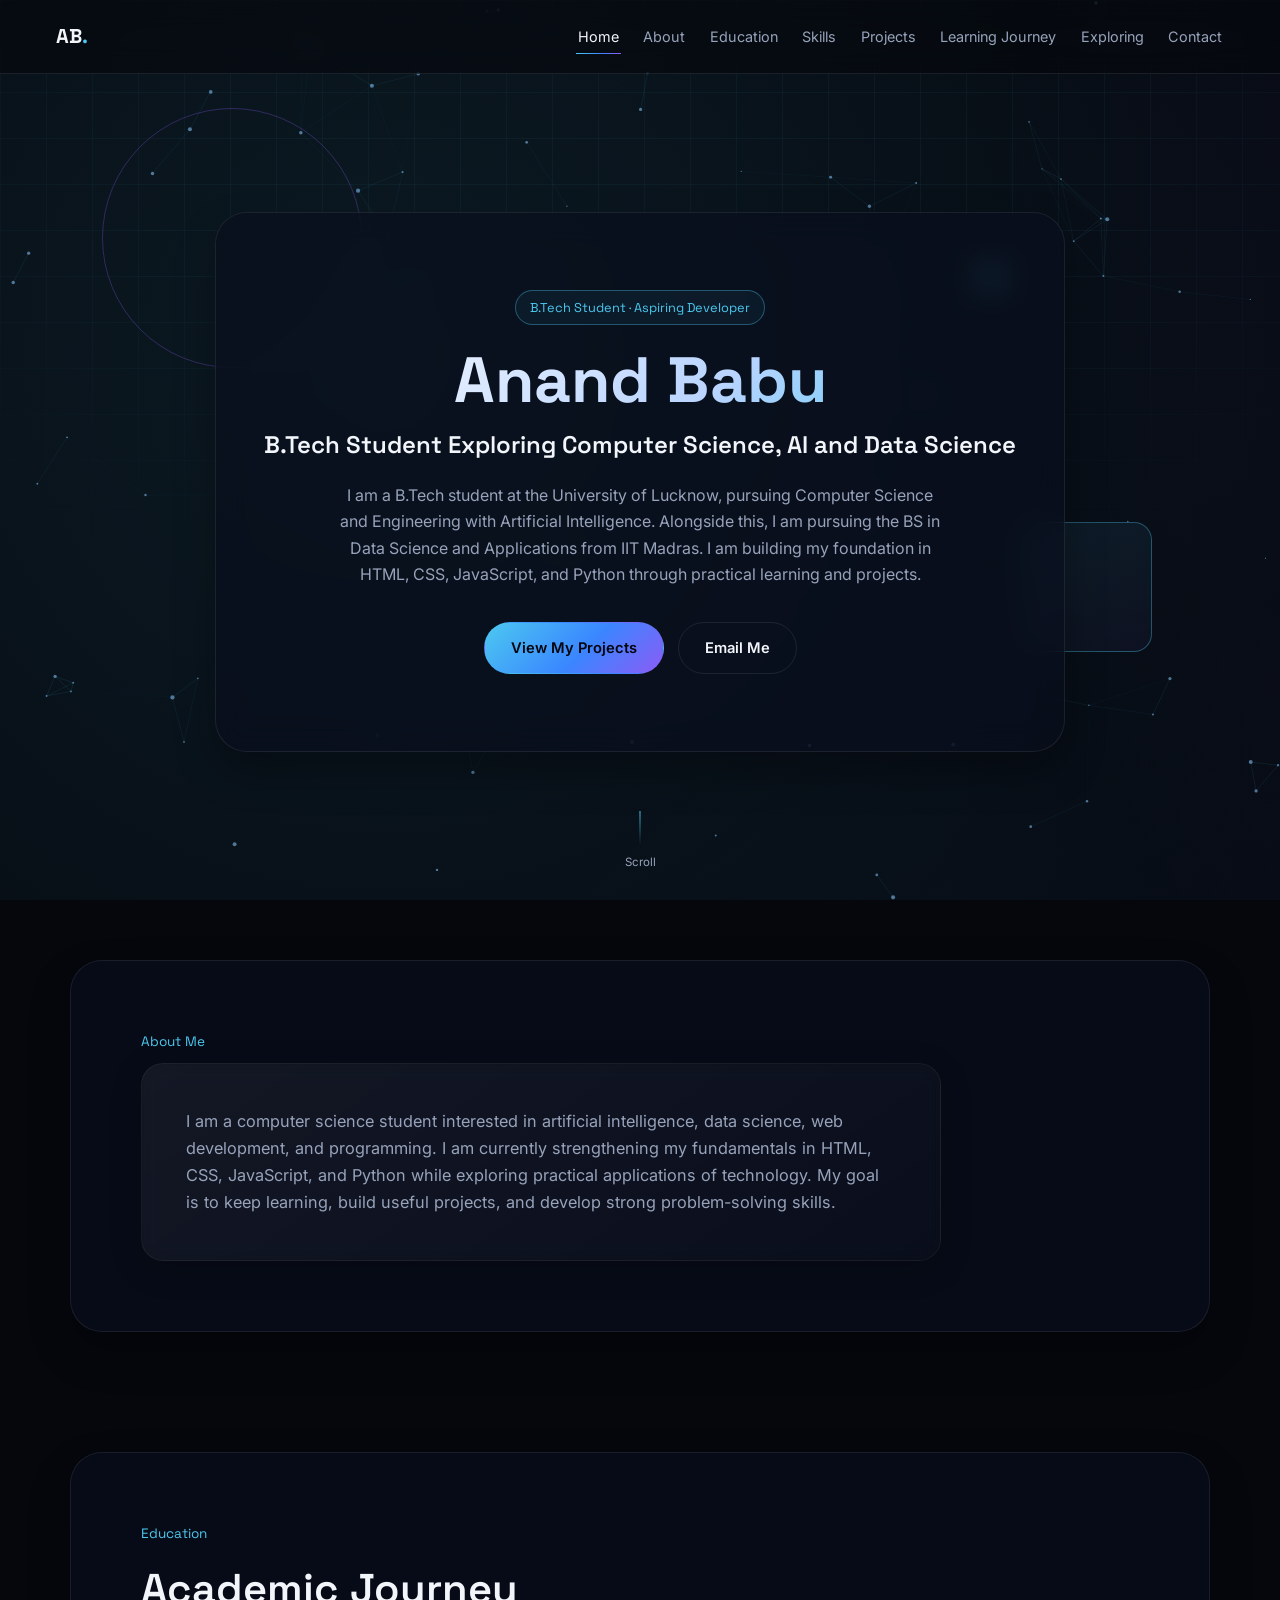
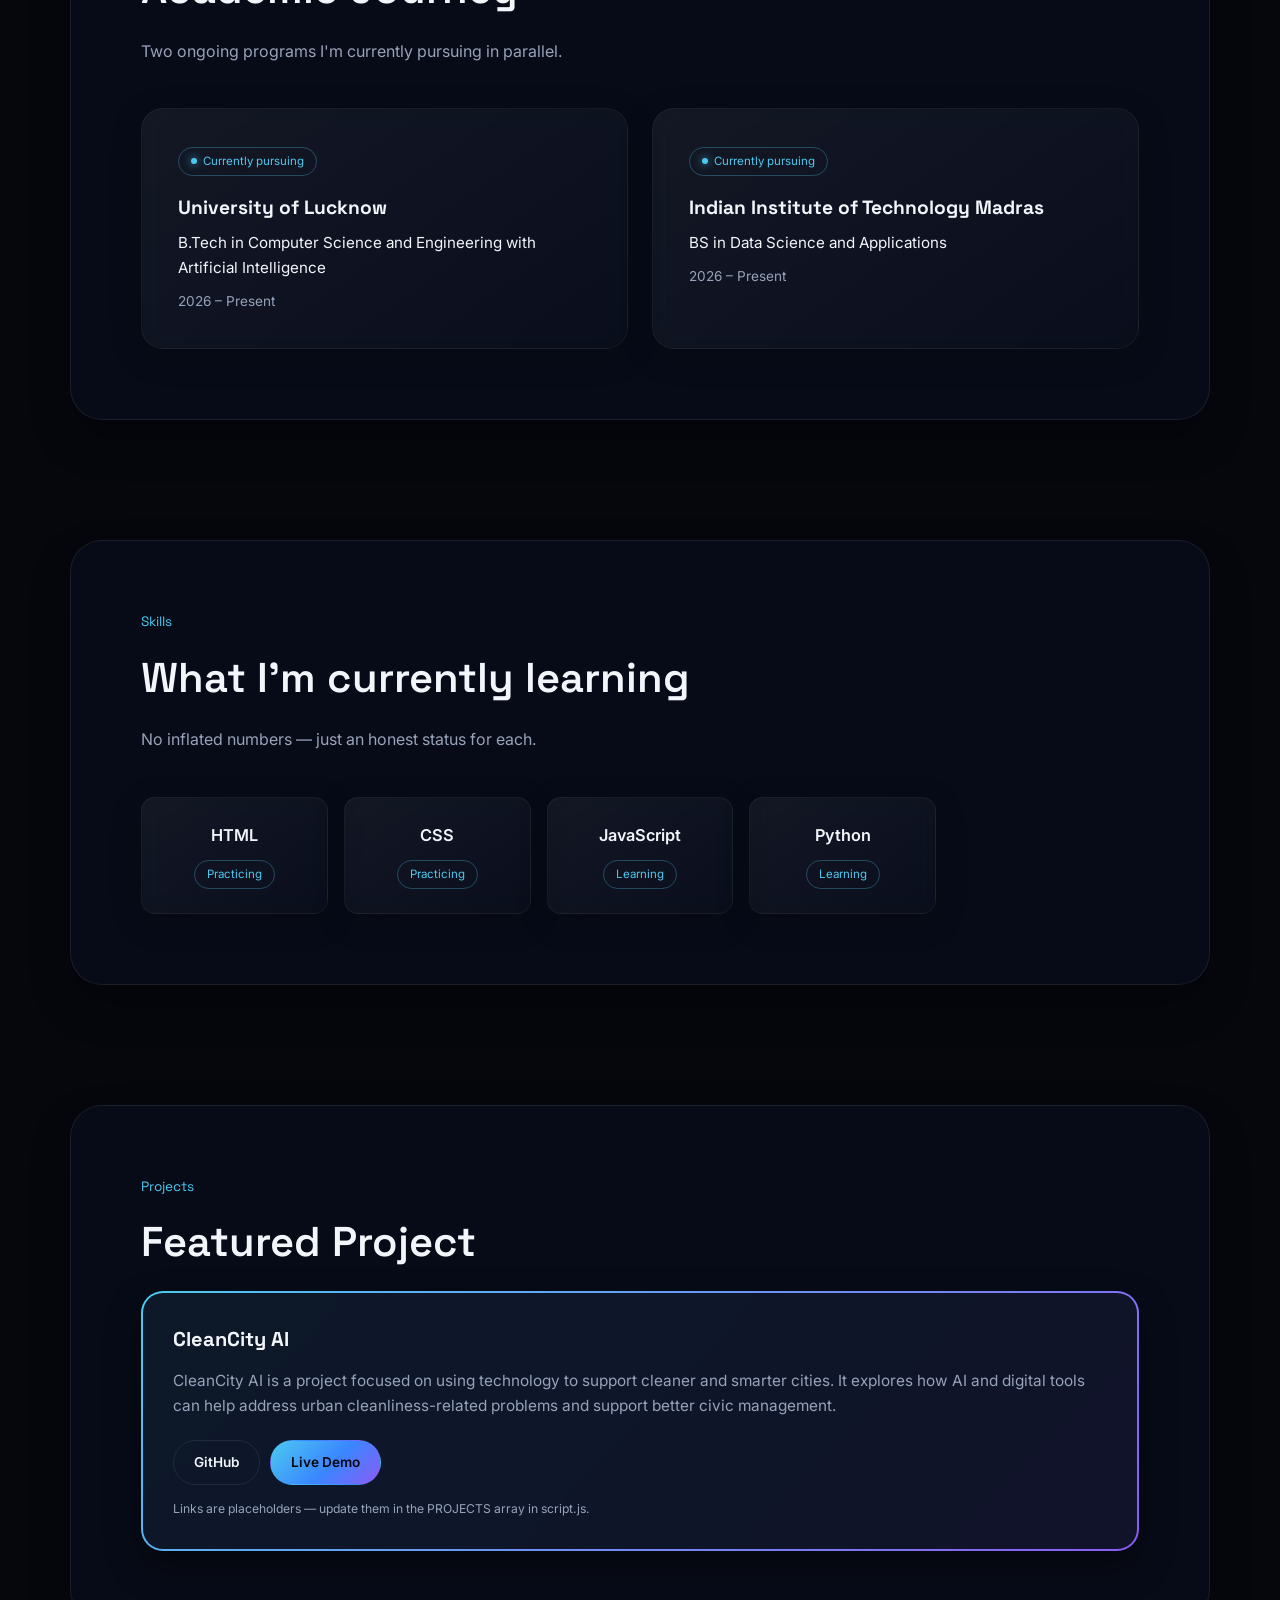
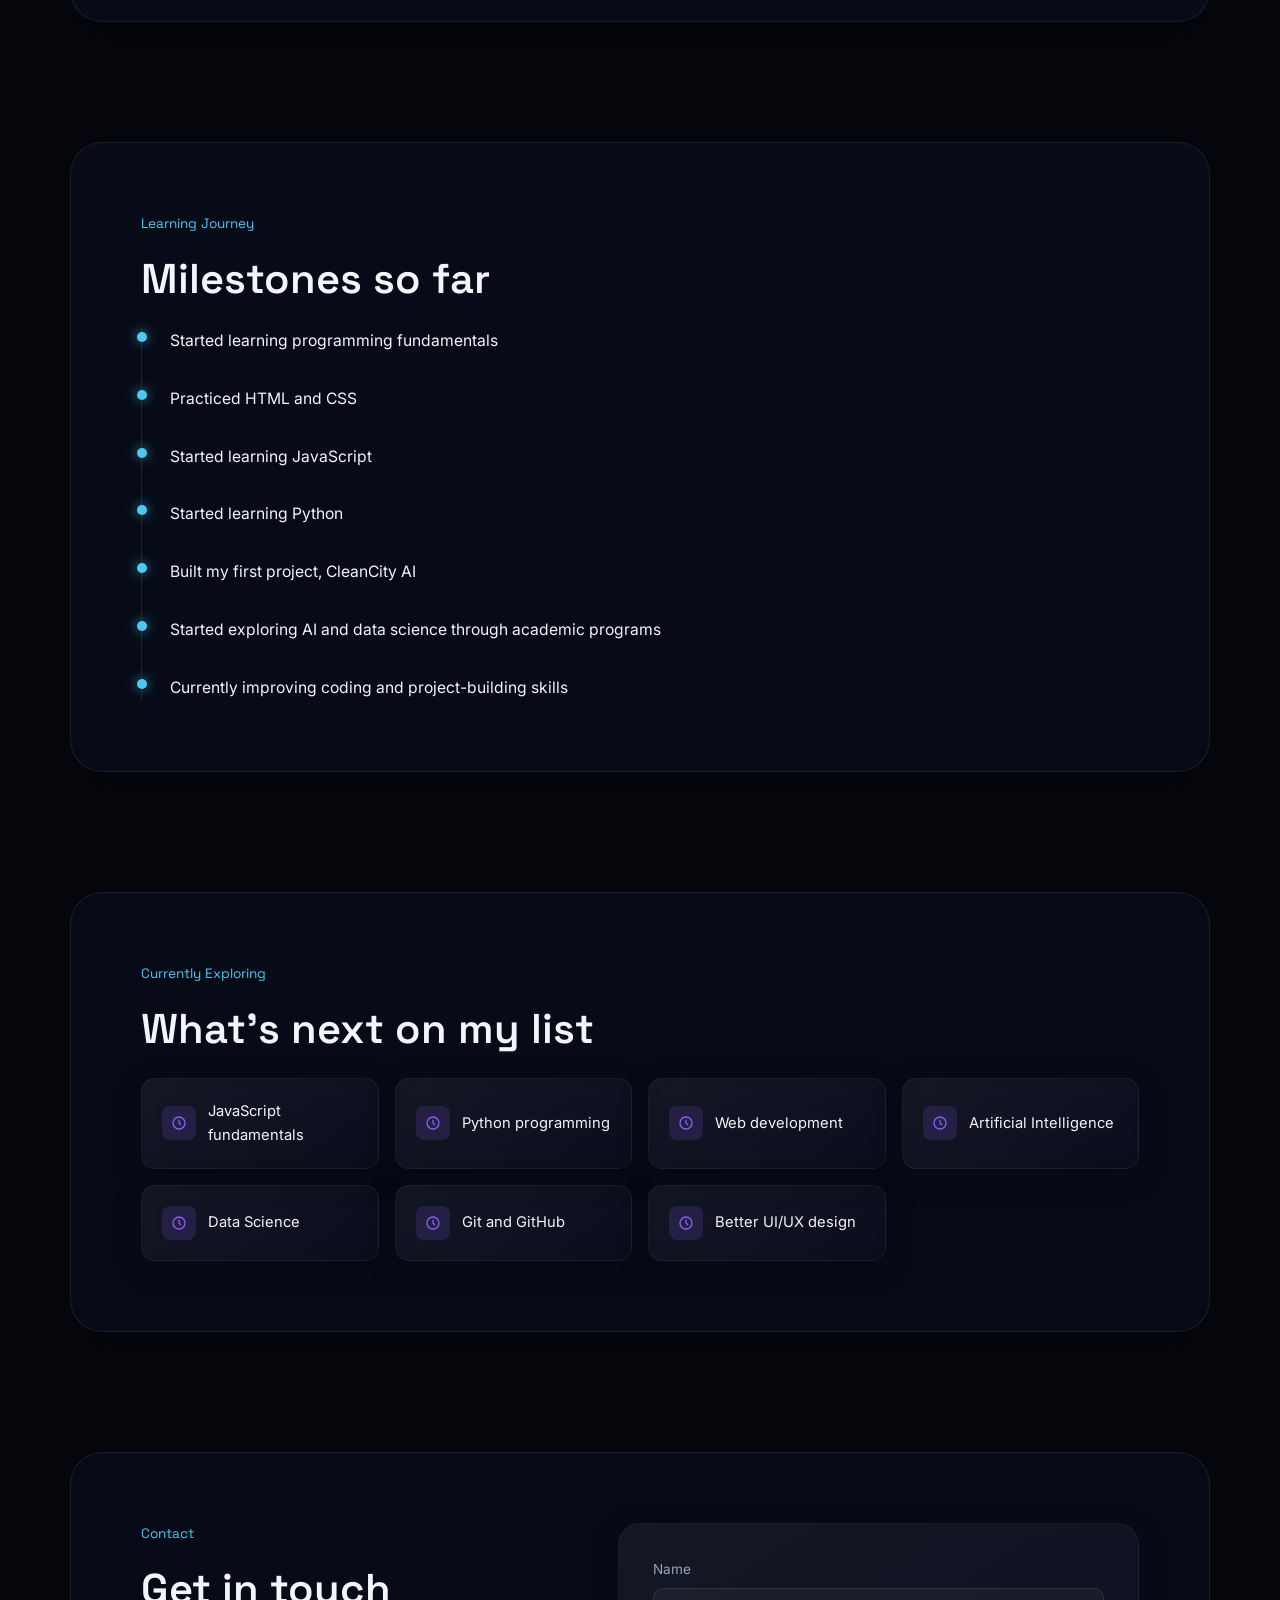
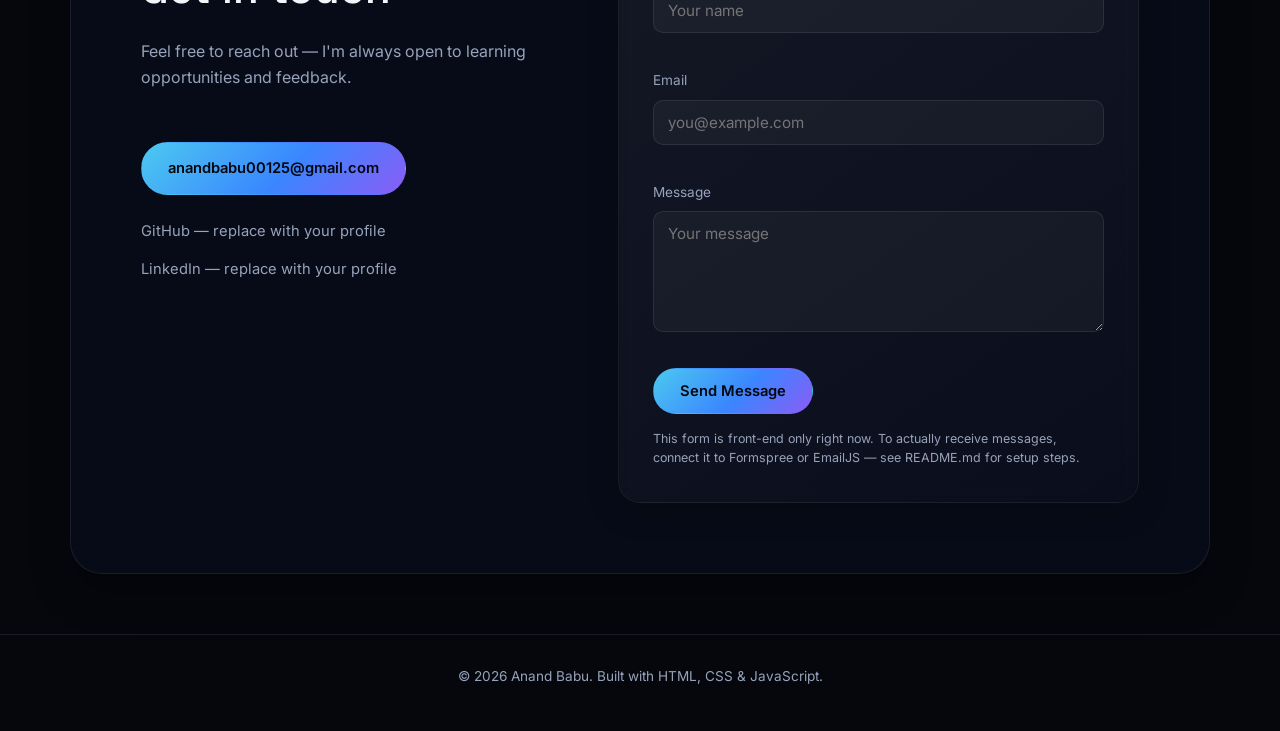
<file: index.html>
<!DOCTYPE html>
<html lang="en">
<head>
  <meta charset="UTF-8" />
  <meta name="viewport" content="width=device-width, initial-scale=1.0" />
  <title>Anand Babu — Portfolio</title>
  <meta name="description" content="Anand Babu — B.Tech student exploring Computer Science, AI, and Data Science. HTML, CSS, JavaScript, Python." />

  <link rel="preconnect" href="https://fonts.googleapis.com" />
  <link rel="preconnect" href="https://fonts.gstatic.com" crossorigin />
  <link href="https://fonts.googleapis.com/css2?family=Space+Grotesk:wght@500;600;700&family=Inter:wght@400;500;600;700&display=swap" rel="stylesheet" />

  <link rel="stylesheet" href="style.css" />
</head>
<body>

  <!-- ============ ANIMATED BACKGROUND (canvas particles + CSS grid) ============ -->
  <canvas id="bg-canvas" aria-hidden="true"></canvas>
  <div class="grid-overlay" aria-hidden="true"></div>

  <!-- ============ STICKY NAVIGATION ============ -->
  <header class="nav" id="nav">
    <a href="#home" class="nav__brand" data-nav>AB<span class="nav__brand-dot">.</span></a>

    <nav class="nav__links" id="nav-links">
      <a href="#home" class="nav__link" data-nav>Home</a>
      <a href="#about" class="nav__link" data-nav>About</a>
      <a href="#education" class="nav__link" data-nav>Education</a>
      <a href="#skills" class="nav__link" data-nav>Skills</a>
      <a href="#projects" class="nav__link" data-nav>Projects</a>
      <a href="#journey" class="nav__link" data-nav>Learning Journey</a>
      <a href="#exploring" class="nav__link" data-nav>Exploring</a>
      <a href="#contact" class="nav__link" data-nav>Contact</a>
    </nav>

    <button class="nav__toggle" id="nav-toggle" aria-label="Toggle navigation menu" aria-expanded="false">
      <span></span><span></span><span></span>
    </button>
  </header>

  <!-- ============ HOME / HERO ============ -->
  <section id="home" class="section hero">
    <div class="hero__shapes" aria-hidden="true">
      <div class="shape shape--ring"></div>
      <div class="shape shape--cube"></div>
      <div class="shape shape--dot"></div>
    </div>

    <div class="hero__content reveal">
      <p class="hero__tag">B.Tech Student · Aspiring Developer</p>
      <h1 class="hero__name">Anand Babu</h1>
      <h2 class="hero__heading">B.Tech Student Exploring Computer Science, AI and Data Science</h2>
      <p class="hero__desc">
        I am a B.Tech student at the University of Lucknow, pursuing Computer Science and
        Engineering with Artificial Intelligence. Alongside this, I am pursuing the BS in Data
        Science and Applications from IIT Madras. I am building my foundation in HTML, CSS,
        JavaScript, and Python through practical learning and projects.
      </p>

      <div class="hero__actions">
        <a href="#projects" class="btn btn--primary" data-nav>View My Projects</a>
        <a href="mailto:anandbabu00125@gmail.com" class="btn btn--outline">Email Me</a>
      </div>
    </div>

    <div class="hero__scroll-cue" aria-hidden="true">
      <span></span>
      <p>Scroll</p>
    </div>
  </section>

  <!-- ============ ABOUT ============ -->
  <section id="about" class="section about">
    <div class="section__inner">
      <p class="section-kicker">About Me</p>
      <div class="about__card glass-card reveal">
        <p class="about__text">
          I am a computer science student interested in artificial intelligence, data science,
          web development, and programming. I am currently strengthening my fundamentals in
          HTML, CSS, JavaScript, and Python while exploring practical applications of technology.
          My goal is to keep learning, build useful projects, and develop strong problem-solving
          skills.
        </p>
      </div>
    </div>
  </section>

  <!-- ============ EDUCATION ============ -->
  <section id="education" class="section education">
    <div class="section__inner">
      <p class="section-kicker">Education</p>
      <h2 class="section-title">Academic Journey</h2>
      <p class="section-lead">Two ongoing programs I'm currently pursuing in parallel.</p>

      <div class="education__grid" id="education-grid">
        <!-- Populated by script.js from the EDUCATION array -->
      </div>
    </div>
  </section>

  <!-- ============ SKILLS ============ -->
  <section id="skills" class="section skills">
    <div class="section__inner">
      <p class="section-kicker">Skills</p>
      <h2 class="section-title">What I'm currently learning</h2>
      <p class="section-lead">No inflated numbers — just an honest status for each.</p>

      <div class="skills__grid" id="skills-grid">
        <!-- Populated by script.js from the SKILLS array -->
      </div>
    </div>
  </section>

  <!-- ============ PROJECTS ============ -->
  <section id="projects" class="section projects">
    <div class="section__inner">
      <p class="section-kicker">Projects</p>
      <h2 class="section-title">Featured Project</h2>

      <div class="projects__grid" id="projects-grid">
        <!-- Populated by script.js from the PROJECTS array -->
      </div>
    </div>
  </section>

  <!-- ============ LEARNING JOURNEY ============ -->
  <section id="journey" class="section journey">
    <div class="section__inner">
      <p class="section-kicker">Learning Journey</p>
      <h2 class="section-title">Milestones so far</h2>

      <div class="timeline" id="journey-timeline">
        <!-- Populated by script.js from the LEARNING_JOURNEY array -->
      </div>
    </div>
  </section>

  <!-- ============ CURRENTLY EXPLORING ============ -->
  <section id="exploring" class="section exploring">
    <div class="section__inner">
      <p class="section-kicker">Currently Exploring</p>
      <h2 class="section-title">What's next on my list</h2>

      <div class="exploring__grid" id="exploring-grid">
        <!-- Populated by script.js from the EXPLORING array -->
      </div>
    </div>
  </section>

  <!-- ============ CONTACT ============ -->
  <section id="contact" class="section contact">
    <div class="section__inner contact__grid">
      <div class="reveal">
        <p class="section-kicker">Contact</p>
        <h2 class="section-title">Get in touch</h2>
        <p class="section-lead">
          Feel free to reach out — I'm always open to learning opportunities and feedback.
        </p>

        <a href="mailto:anandbabu00125@gmail.com" class="contact__email-btn btn btn--primary">
          anandbabu00125@gmail.com
        </a>

        <ul class="contact__links">
          <li><a href="https://github.com/your-github-username" target="_blank" rel="noopener">GitHub — replace with your profile</a></li>
          <li><a href="https://linkedin.com/in/your-linkedin-username" target="_blank" rel="noopener">LinkedIn — replace with your profile</a></li>
        </ul>
      </div>

      <form class="contact__form glass-card reveal" id="contact-form" novalidate>
        <div class="field">
          <label for="name">Name</label>
          <input type="text" id="name" name="name" placeholder="Your name" required minlength="2" />
          <span class="field__error" data-error-for="name"></span>
        </div>
        <div class="field">
          <label for="email">Email</label>
          <input type="email" id="email" name="email" placeholder="you@example.com" required />
          <span class="field__error" data-error-for="email"></span>
        </div>
        <div class="field">
          <label for="message">Message</label>
          <textarea id="message" name="message" rows="5" placeholder="Your message" required minlength="10"></textarea>
          <span class="field__error" data-error-for="message"></span>
        </div>
        <button type="submit" class="btn btn--primary contact__submit">Send Message</button>
        <p class="contact__note" id="contact-note">
          This form is front-end only right now. To actually receive messages, connect it to
          Formspree or EmailJS — see README.md for setup steps.
        </p>
      </form>
    </div>
  </section>

  <footer class="footer">
    <p>&copy; <span id="footer-year"></span> Anand Babu. Built with HTML, CSS &amp; JavaScript.</p>
  </footer>

  <!-- ============ BACK TO TOP ============ -->
  <button id="back-to-top" class="back-to-top" aria-label="Back to top" hidden>
    <svg viewBox="0 0 24 24" width="20" height="20" fill="none" stroke="currentColor" stroke-width="2"><path d="M12 19V5"/><path d="M5 12l7-7 7 7"/></svg>
  </button>

  <script src="script.js"></script>
</body>
</html>
</file>
<file: style.css>
/* =========================================================
   ANAND BABU — PORTFOLIO
   Design tokens & Custom Scrollbar
   ========================================================= */
:root {
  --bg-void: #05070d;
  --bg-panel: #0a0f1e;
  --line: rgba(148, 163, 184, 0.14);
  --text-primary: #f2f5fa;
  --text-muted: #97a3ba;
  --accent-cyan: #4cc9f0;
  --accent-purple: #8b5cf6;
  --accent-blue: #3a86ff;
  --gradient-1: linear-gradient(135deg, var(--accent-cyan), var(--accent-blue) 55%, var(--accent-purple));

  --font-display: 'Space Grotesk', sans-serif;
  --font-body: 'Inter', sans-serif;

  --max-width: 1140px;
  --radius-md: 14px;
  --radius-lg: 22px;
  --nav-height: 74px;
  --ease: cubic-bezier(.22, 1, .36, 1);
}

/* --- CUSTOM SCROLLBAR --- */
::-webkit-scrollbar {
  width: 10px;
}
::-webkit-scrollbar-track {
  background: var(--bg-void);
}
::-webkit-scrollbar-thumb {
  background: rgba(76, 201, 240, 0.3);
  border-radius: 10px;
  border: 2px solid var(--bg-void);
}
::-webkit-scrollbar-thumb:hover {
  background: var(--accent-cyan);
}

/* =========================================================
   RESET
   ========================================================= */
*, *::before, *::after { box-sizing: border-box; }
html { scroll-behavior: smooth; }
body {
  margin: 0;
  background: var(--bg-void);
  color: var(--text-primary);
  font-family: var(--font-body);
  line-height: 1.65;
  -webkit-font-smoothing: antialiased;
  overflow-x: hidden;
}
img { max-width: 100%; display: block; }
a { color: inherit; text-decoration: none; }
button { font-family: inherit; cursor: pointer; }
h1, h2, h3 { font-family: var(--font-display); margin: 0; }
p { margin: 0; }
ul { list-style: none; margin: 0; padding: 0; }

@media (prefers-reduced-motion: reduce) {
  html { scroll-behavior: auto; }
  *, *::before, *::after {
    animation-duration: 0.001ms !important;
    animation-iteration-count: 1 !important;
    transition-duration: 0.001ms !important;
    scroll-behavior: auto !important;
  }
}

/* =========================================================
   ANIMATED BACKGROUND
   ========================================================= */
#bg-canvas {
  position: fixed;
  inset: 0;
  z-index: -3;
  width: 100%;
  height: 100%;
  display: block;
}

.grid-overlay {
  position: fixed;
  inset: 0;
  z-index: -2;
  background-image:
    linear-gradient(rgba(76, 201, 240, 0.05) 1px, transparent 1px),
    linear-gradient(90deg, rgba(76, 201, 240, 0.05) 1px, transparent 1px);
  background-size: 46px 46px;
  -webkit-mask-image: radial-gradient(ellipse 90% 60% at 50% 15%, black 40%, transparent 90%);
  mask-image: radial-gradient(ellipse 90% 60% at 50% 15%, black 40%, transparent 90%);
}

body::before {
  content: '';
  position: fixed;
  inset: 0;
  z-index: -4;
  background:
    radial-gradient(circle at 15% 20%, rgba(76, 201, 240, 0.10), transparent 45%),
    radial-gradient(circle at 85% 15%, rgba(139, 92, 246, 0.10), transparent 45%),
    radial-gradient(circle at 50% 90%, rgba(58, 134, 255, 0.08), transparent 50%);
  background-size: 200% 200%;
  animation: gradient-shift 22s ease-in-out infinite;
}
@keyframes gradient-shift {
  0%, 100% { background-position: 0% 0%; }
  50% { background-position: 100% 100%; }
}

/* =========================================================
   NAVIGATION
   ========================================================= */
.nav {
  position: fixed;
  top: 0; left: 0; right: 0;
  height: var(--nav-height);
  z-index: 500;
  display: flex;
  align-items: center;
  justify-content: space-between;
  padding: 0 clamp(20px, 5vw, 56px);
  background: rgba(5, 7, 13, 0.6);
  backdrop-filter: blur(14px);
  -webkit-backdrop-filter: blur(14px);
  border-bottom: 1px solid var(--line);
  transition: transform 0.4s var(--ease);
}
.nav.nav--hidden { transform: translateY(-100%); }

.nav__brand { font-family: var(--font-display); font-size: 1.25rem; font-weight: 700; }
.nav__brand-dot { color: var(--accent-cyan); }

.nav__links { display: flex; gap: clamp(8px, 1.6vw, 22px); }
.nav__link {
  position: relative;
  font-size: 0.9rem;
  color: var(--text-muted);
  padding: 6px 2px;
  transition: color 0.25s var(--ease);
  white-space: nowrap;
}
.nav__link::after {
  content: '';
  position: absolute;
  left: 0; bottom: 0;
  width: 0%; height: 1px;
  background: var(--gradient-1);
  transition: width 0.3s var(--ease);
}
.nav__link:hover, .nav__link.active-link { color: var(--text-primary); }
.nav__link:hover::after, .nav__link.active-link::after { width: 100%; }

.nav__toggle {
  display: none;
  flex-direction: column;
  justify-content: center;
  gap: 5px;
  width: 40px; height: 40px;
  background: transparent;
  border: 1px solid var(--line);
  border-radius: 8px;
}
.nav__toggle span {
  display: block; height: 2px; margin: 0 auto; width: 18px;
  background: var(--text-primary);
  transition: transform 0.3s var(--ease), opacity 0.3s var(--ease);
}
.nav__toggle.is-open span:nth-child(1) { transform: translateY(7px) rotate(45deg); }
.nav__toggle.is-open span:nth-child(2) { opacity: 0; }
.nav__toggle.is-open span:nth-child(3) { transform: translateY(-7px) rotate(-45deg); }

/* =========================================================
   MAIN SECTIONS (CARD UI SETUP)
   ========================================================= */
.section { 
  position: relative; 
  padding: clamp(30px, 5vw, 60px) clamp(15px, 3vw, 30px); 
}

.section__inner { 
  max-width: var(--max-width); 
  margin: 0 auto; 
  padding: clamp(40px, 6vw, 70px); 
  background: rgba(10, 15, 30, 0.65); 
  backdrop-filter: blur(16px);
  -webkit-backdrop-filter: blur(16px);
  border: 1px solid rgba(255, 255, 255, 0.08);
  border-radius: 32px; 
  box-shadow: 0 20px 40px rgba(0, 0, 0, 0.3); 
  transition: transform 0.5s cubic-bezier(0.175, 0.885, 0.32, 1.275), 
              box-shadow 0.5s var(--ease), 
              border-color 0.5s var(--ease);
}

.section__inner:hover {
  border-color: rgba(76, 201, 240, 0.4);
  box-shadow: 0 25px 50px rgba(0, 0, 0, 0.6), 
              0 0 30px rgba(76, 201, 240, 0.15);
  transform: translateY(-4px);
}

.section-kicker { font-family: var(--font-display); font-size: 0.85rem; color: var(--accent-cyan); margin-bottom: 10px; }
.section-title { font-size: clamp(1.8rem, 3.6vw, 2.6rem); font-weight: 600; max-width: 700px; margin-bottom: 14px; }
.section-lead { color: var(--text-muted); max-width: 600px; font-size: 1rem; margin-bottom: 44px; }

/* Scroll-reveal utility */
.reveal {
  opacity: 0;
  transform: translateY(26px);
  transition: opacity 0.7s var(--ease), transform 0.7s var(--ease);
}
.reveal.is-visible { opacity: 1; transform: translateY(0); }

/* =========================================================
   BUTTONS
   ========================================================= */
.btn {
  display: inline-flex;
  align-items: center;
  justify-content: center;
  padding: 13px 26px;
  border-radius: 999px;
  font-size: 0.92rem;
  font-weight: 600;
  border: 1px solid transparent;
  transition: transform 0.25s var(--ease), box-shadow 0.25s var(--ease), background 0.25s var(--ease), border-color 0.25s var(--ease);
  white-space: nowrap;
}
.btn:focus-visible { outline: 2px solid var(--accent-cyan); outline-offset: 3px; }
.btn--primary { background: var(--gradient-1); color: #04060d; }
.btn--primary:hover { transform: translateY(-2px); box-shadow: 0 10px 30px rgba(76, 201, 240, 0.28); }
.btn--outline { border-color: var(--line); color: var(--text-primary); }
.btn--outline:hover { border-color: var(--accent-cyan); transform: translateY(-2px); }
.btn--ghost { background: rgba(255,255,255,0.05); color: var(--text-primary); }
.btn--ghost:hover { background: rgba(255,255,255,0.1); transform: translateY(-2px); }

/* =========================================================
   HERO CARD
   ========================================================= */
.hero {
  min-height: 100svh;
  display: flex;
  align-items: center;
  justify-content: center;
  text-align: center;
  padding: calc(var(--nav-height) + 30px) clamp(15px, 3vw, 30px) 40px;
  overflow: hidden;
}

@keyframes float-main-card {
  0%, 100% { transform: translateY(0); }
  50% { transform: translateY(-12px); }
}

.hero__content { 
  position: relative; 
  z-index: 2; 
  max-width: 850px;
  width: 100%;
  padding: clamp(40px, 6vw, 80px) clamp(20px, 4vw, 40px); 
  background: rgba(10, 15, 30, 0.65);
  backdrop-filter: blur(16px);
  -webkit-backdrop-filter: blur(16px);
  border: 1px solid rgba(255, 255, 255, 0.08);
  border-radius: 32px;
  box-shadow: 0 20px 40px rgba(0, 0, 0, 0.3);
  
  /* Floating animation */
  animation: float-main-card 6s ease-in-out infinite;
  
  transition: transform 0.5s cubic-bezier(0.175, 0.885, 0.32, 1.275), 
              box-shadow 0.5s var(--ease), 
              border-color 0.5s var(--ease);
}

.hero__content:hover {
  animation-play-state: paused; /* Hover pause */
  border-color: rgba(76, 201, 240, 0.4);
  box-shadow: 0 25px 50px rgba(0, 0, 0, 0.6), 
              0 0 30px rgba(76, 201, 240, 0.15);
  transform: translateY(-4px);
}

.hero__shapes { position: absolute; inset: 0; z-index: 0; perspective: 900px; }
.shape { position: absolute; border: 1px solid rgba(76, 201, 240, 0.35); transform-style: preserve-3d; }
.shape--ring { width: 260px; height: 260px; border-radius: 50%; top: 12%; left: 8%; border-color: rgba(139, 92, 246, 0.3); animation: spin-3d 18s linear infinite; }
.shape--cube { width: 130px; height: 130px; top: 58%; right: 10%; background: linear-gradient(160deg, rgba(76,201,240,0.08), rgba(139,92,246,0.05)); border-radius: 18px; animation: float-rotate 12s ease-in-out infinite; }
.shape--dot { width: 14px; height: 14px; border-radius: 50%; background: var(--accent-cyan); box-shadow: 0 0 24px rgba(76, 201, 240, 0.8); top: 30%; right: 22%; animation: float-y 6s ease-in-out infinite; }

@keyframes spin-3d { to { transform: rotateY(360deg) rotateX(20deg); } }
@keyframes float-rotate { 0%, 100% { transform: translateY(0) rotate(0deg); } 50% { transform: translateY(-24px) rotate(8deg); } }
@keyframes float-y { 0%, 100% { transform: translateY(0); } 50% { transform: translateY(-18px); } }

.hero__tag { display: inline-block; font-family: var(--font-display); font-size: 0.8rem; color: var(--accent-cyan); border: 1px solid rgba(76, 201, 240, 0.35); padding: 6px 14px; border-radius: 999px; margin-bottom: 22px; background: rgba(76, 201, 240, 0.06); }
.hero__name { font-size: clamp(2.4rem, 6.5vw, 4rem); font-weight: 700; line-height: 1.05; background: linear-gradient(135deg, #ffffff, #b9d4ff 60%, var(--accent-cyan)); -webkit-background-clip: text; background-clip: text; color: transparent; margin-bottom: 14px; }
.hero__heading { font-size: clamp(1.1rem, 2.4vw, 1.5rem); font-weight: 600; color: var(--text-primary); margin-bottom: 20px; line-height: 1.4; }
.hero__desc { color: var(--text-muted); font-size: 1rem; margin: 0 auto 34px; max-width: 600px; }
.hero__actions { display: flex; flex-wrap: wrap; gap: 14px; justify-content: center; }

.hero__scroll-cue { position: absolute; bottom: 28px; left: 50%; transform: translateX(-50%); z-index: 2; display: flex; flex-direction: column; align-items: center; gap: 8px; color: var(--text-muted); font-size: 0.72rem; }
.hero__scroll-cue span { width: 1px; height: 34px; background: linear-gradient(var(--accent-cyan), transparent); animation: scroll-cue 1.8s ease-in-out infinite; }
@keyframes scroll-cue { 0% { transform: scaleY(0.3); transform-origin: top; opacity: 0.4; } 50% { transform: scaleY(1); transform-origin: top; opacity: 1; } 100% { transform: scaleY(0.3); transform-origin: bottom; opacity: 0.4; } }

/* =========================================================
   NESTED CARDS UPGRADE (Skills, Education, etc.)
   ========================================================= */
.glass-card, .education-card, .skill-card, .exploring-card, .contact__form {
  background: linear-gradient(145deg, rgba(255, 255, 255, 0.05), rgba(255, 255, 255, 0.01));
  box-shadow: 0 8px 32px 0 rgba(0, 0, 0, 0.2);
  border: 1px solid rgba(255, 255, 255, 0.05);
  backdrop-filter: blur(12px);
  -webkit-backdrop-filter: blur(12px);
  position: relative;
  overflow: hidden;
  border-radius: var(--radius-lg);
  transition: transform 0.3s var(--ease), border-color 0.3s var(--ease);
}

.skill-card, .exploring-card { border-radius: var(--radius-md); }

/* Shine Reflection Effect */
.glass-card::after, .education-card::after, .skill-card::after, .exploring-card::after {
  content: '';
  position: absolute;
  top: 0; left: -100%;
  width: 50%; height: 100%;
  background: linear-gradient(to right, transparent, rgba(255,255,255,0.05), transparent);
  transform: skewX(-20deg);
  transition: 0.5s;
}

.glass-card:hover::after, .education-card:hover::after, .skill-card:hover::after, .exploring-card:hover::after {
  left: 150%;
}

.glass-card:hover, .education-card:hover, .skill-card:hover, .exploring-card:hover { 
  transform: translateY(-6px); 
  border-color: rgba(76, 201, 240, 0.4); 
}

/* =========================================================
   ABOUT
   ========================================================= */
.about__card { padding: clamp(28px, 4vw, 44px); max-width: 800px; }
.about__text { color: var(--text-muted); font-size: 1.02rem; }

/* =========================================================
   EDUCATION
   ========================================================= */
.education__grid { display: grid; grid-template-columns: repeat(auto-fit, minmax(300px, 1fr)); gap: 24px; }
.education-card { padding: clamp(26px, 3.5vw, 36px); }
.education-card__badge { display: inline-flex; align-items: center; gap: 6px; font-size: 0.72rem; color: var(--accent-cyan); border: 1px solid rgba(76, 201, 240, 0.3); padding: 4px 12px; border-radius: 999px; margin-bottom: 16px; }
.education-card__badge-dot { width: 6px; height: 6px; border-radius: 50%; background: var(--accent-cyan); box-shadow: 0 0 8px rgba(76, 201, 240, 0.9); animation: pulse-dot 1.6s ease-in-out infinite; }
@keyframes pulse-dot { 0%, 100% { opacity: 1; } 50% { opacity: 0.4; } }
.education-card__institute { font-size: 1.2rem; font-weight: 700; margin-bottom: 6px; }
.education-card__program { color: var(--text-primary); font-size: 0.95rem; margin-bottom: 10px; }
.education-card__years { color: var(--text-muted); font-size: 0.85rem; }

/* =========================================================
   SKILLS
   ========================================================= */
.skills__grid { display: grid; grid-template-columns: repeat(auto-fill, minmax(170px, 1fr)); gap: 16px; }
.skill-card { padding: 24px 18px; text-align: center; }
.skill-card__name { font-size: 1.02rem; font-weight: 600; margin-bottom: 10px; }
.skill-card__status { display: inline-block; font-size: 0.72rem; color: var(--accent-cyan); border: 1px solid rgba(76, 201, 240, 0.3); padding: 4px 12px; border-radius: 999px; }

/* =========================================================
   PROJECTS (GRADIENT BORDER UPGRADE)
   ========================================================= */
.projects__grid { display: grid; grid-template-columns: repeat(auto-fit, minmax(300px, 1fr)); gap: 22px; }

.project-card {
  position: relative;
  padding: 2px; /* Border thickness */
  border-radius: var(--radius-lg);
  background: linear-gradient(135deg, var(--accent-cyan), var(--accent-purple));
  box-shadow: 0 15px 35px rgba(0, 0, 0, 0.4);
  overflow: hidden;
  transition: transform 0.35s var(--ease), box-shadow 0.35s var(--ease);
}

.project-card__inner {
  background: rgba(10, 15, 30, 0.95);
  backdrop-filter: blur(20px);
  border-radius: calc(var(--radius-lg) - 2px);
  padding: 30px;
  height: 100%;
}

.project-card:hover {
  transform: translateY(-8px) scale(1.02);
  box-shadow: 0 20px 40px rgba(76, 201, 240, 0.2);
}

.project-card__title { font-family: var(--font-display); font-size: 1.25rem; margin-bottom: 12px; }
.project-card__desc { color: var(--text-muted); font-size: 0.96rem; margin-bottom: 22px; }
.project-card__actions { display: flex; gap: 10px; flex-wrap: wrap; }
.project-card__actions .btn { padding: 10px 20px; font-size: 0.85rem; }
.project-card__hint { margin-top: 14px; font-size: 0.76rem; color: var(--text-muted); }

/* =========================================================
   LEARNING JOURNEY (timeline)
   ========================================================= */
.timeline { position: relative; padding-left: 28px; border-left: 1px solid var(--line); }
.timeline-item { position: relative; padding-bottom: 32px; }
.timeline-item:last-child { padding-bottom: 0; }
.timeline-item::before { content: ''; position: absolute; left: -33px; top: 4px; width: 10px; height: 10px; border-radius: 50%; background: var(--accent-cyan); box-shadow: 0 0 12px rgba(76, 201, 240, 0.7); }
.timeline-item__text { font-size: 0.98rem; color: var(--text-primary); }

/* =========================================================
   CURRENTLY EXPLORING
   ========================================================= */
.exploring__grid { display: grid; grid-template-columns: repeat(auto-fill, minmax(200px, 1fr)); gap: 16px; }
.exploring-card { padding: 20px; display: flex; align-items: center; gap: 12px; }
.exploring-card__icon { width: 34px; height: 34px; border-radius: 8px; display: flex; align-items: center; justify-content: center; background: rgba(139, 92, 246, 0.15); color: var(--accent-purple); flex-shrink: 0; }
.exploring-card__label { font-size: 0.92rem; }

/* =========================================================
   CONTACT
   ========================================================= */
.contact__grid { display: grid; grid-template-columns: 0.9fr 1.1fr; gap: clamp(24px, 4vw, 56px); }
.contact__email-btn { margin-top: 8px; margin-bottom: 22px; }
.contact__links { display: flex; flex-direction: column; gap: 12px; }
.contact__links a { color: var(--text-muted); font-size: 0.92rem; transition: color 0.25s var(--ease); }
.contact__links a:hover { color: var(--accent-cyan); }

.contact__form { padding: clamp(24px, 4vw, 34px); display: flex; flex-direction: column; gap: 16px; }
.field { display: flex; flex-direction: column; gap: 8px; }
.field label { font-size: 0.85rem; color: var(--text-muted); }
.field input, .field textarea { background: rgba(255,255,255,0.04); border: 1px solid var(--line); border-radius: 10px; padding: 12px 14px; color: var(--text-primary); font-family: var(--font-body); font-size: 0.95rem; resize: vertical; transition: border-color 0.25s var(--ease), background 0.25s var(--ease); }
.field input:focus, .field textarea:focus { outline: none; border-color: var(--accent-cyan); background: rgba(255,255,255,0.06); }
.field.has-error input, .field.has-error textarea { border-color: #ef4444; }
.field__error { font-size: 0.76rem; color: #fca5a5; min-height: 1em; }
.contact__submit { align-self: flex-start; }
.contact__note { font-size: 0.78rem; color: var(--text-muted); line-height: 1.5; }

/* =========================================================
   FOOTER + BACK TO TOP
   ========================================================= */
.footer { text-align: center; padding: 30px 20px 44px; color: var(--text-muted); font-size: 0.85rem; border-top: 1px solid var(--line); }

.back-to-top { position: fixed; bottom: 26px; right: 26px; width: 46px; height: 46px; border-radius: 50%; background: var(--gradient-1); color: #04060d; border: none; display: flex; align-items: center; justify-content: center; box-shadow: 0 8px 24px rgba(76, 201, 240, 0.35); z-index: 400; opacity: 0; transform: translateY(12px); transition: opacity 0.3s var(--ease), transform 0.3s var(--ease); }
.back-to-top.is-visible { opacity: 1; transform: translateY(0); }
.back-to-top:hover { transform: translateY(-3px); }

/* =========================================================
   RESPONSIVE & MOBILE OPTIMIZATIONS
   ========================================================= */
@media (max-width: 900px) {
  .nav__links { position: fixed; top: var(--nav-height); right: 0; left: 0; flex-direction: column; background: rgba(7, 10, 20, 0.97); backdrop-filter: blur(16px); padding: 18px clamp(20px, 6vw, 56px) 28px; gap: 14px; border-bottom: 1px solid var(--line); transform: translateY(-8px); opacity: 0; visibility: hidden; transition: opacity 0.25s var(--ease), transform 0.25s var(--ease), visibility 0.25s; }
  .nav__links.is-open { opacity: 1; transform: translateY(0); visibility: visible; }
  .nav__toggle { display: flex; }
  .contact__grid { grid-template-columns: 1fr; }
}

@media (max-width: 768px) {
  .section__inner, .hero__content {
    margin: 0 15px; 
    padding: 35px 20px;
    border-radius: 24px;
  }
  
  .section {
    padding: 50px 0; 
  }
  
  /* Disable float & hover grow on mobile for performance/UX */
  .section__inner:hover, .hero__content:hover {
    transform: none; 
  }
  .hero__content {
    animation: none;
  }
}

@media (max-width: 560px) {
  .hero__actions { flex-direction: column; align-items: stretch; }
  .shape--ring { width: 180px; height: 180px; }
  .shape--cube { width: 90px; height: 90px; }
}
</file>
